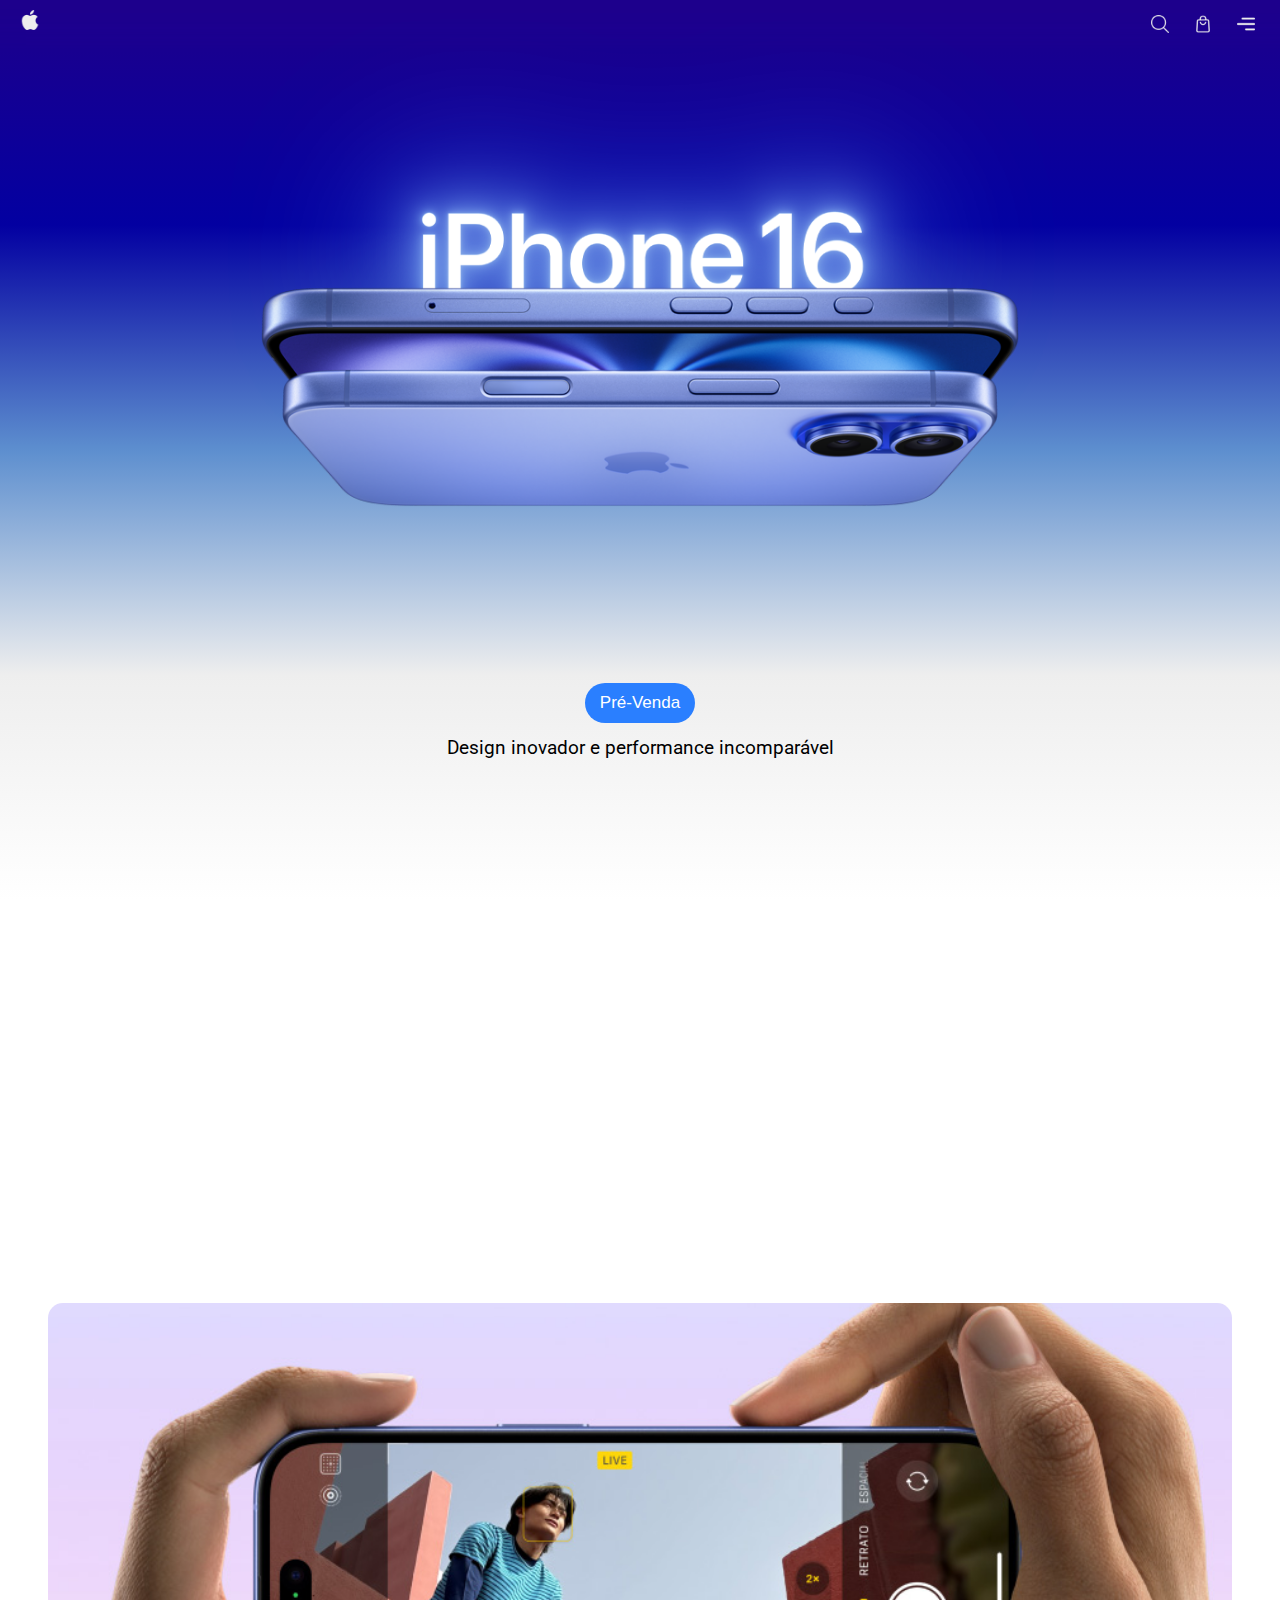
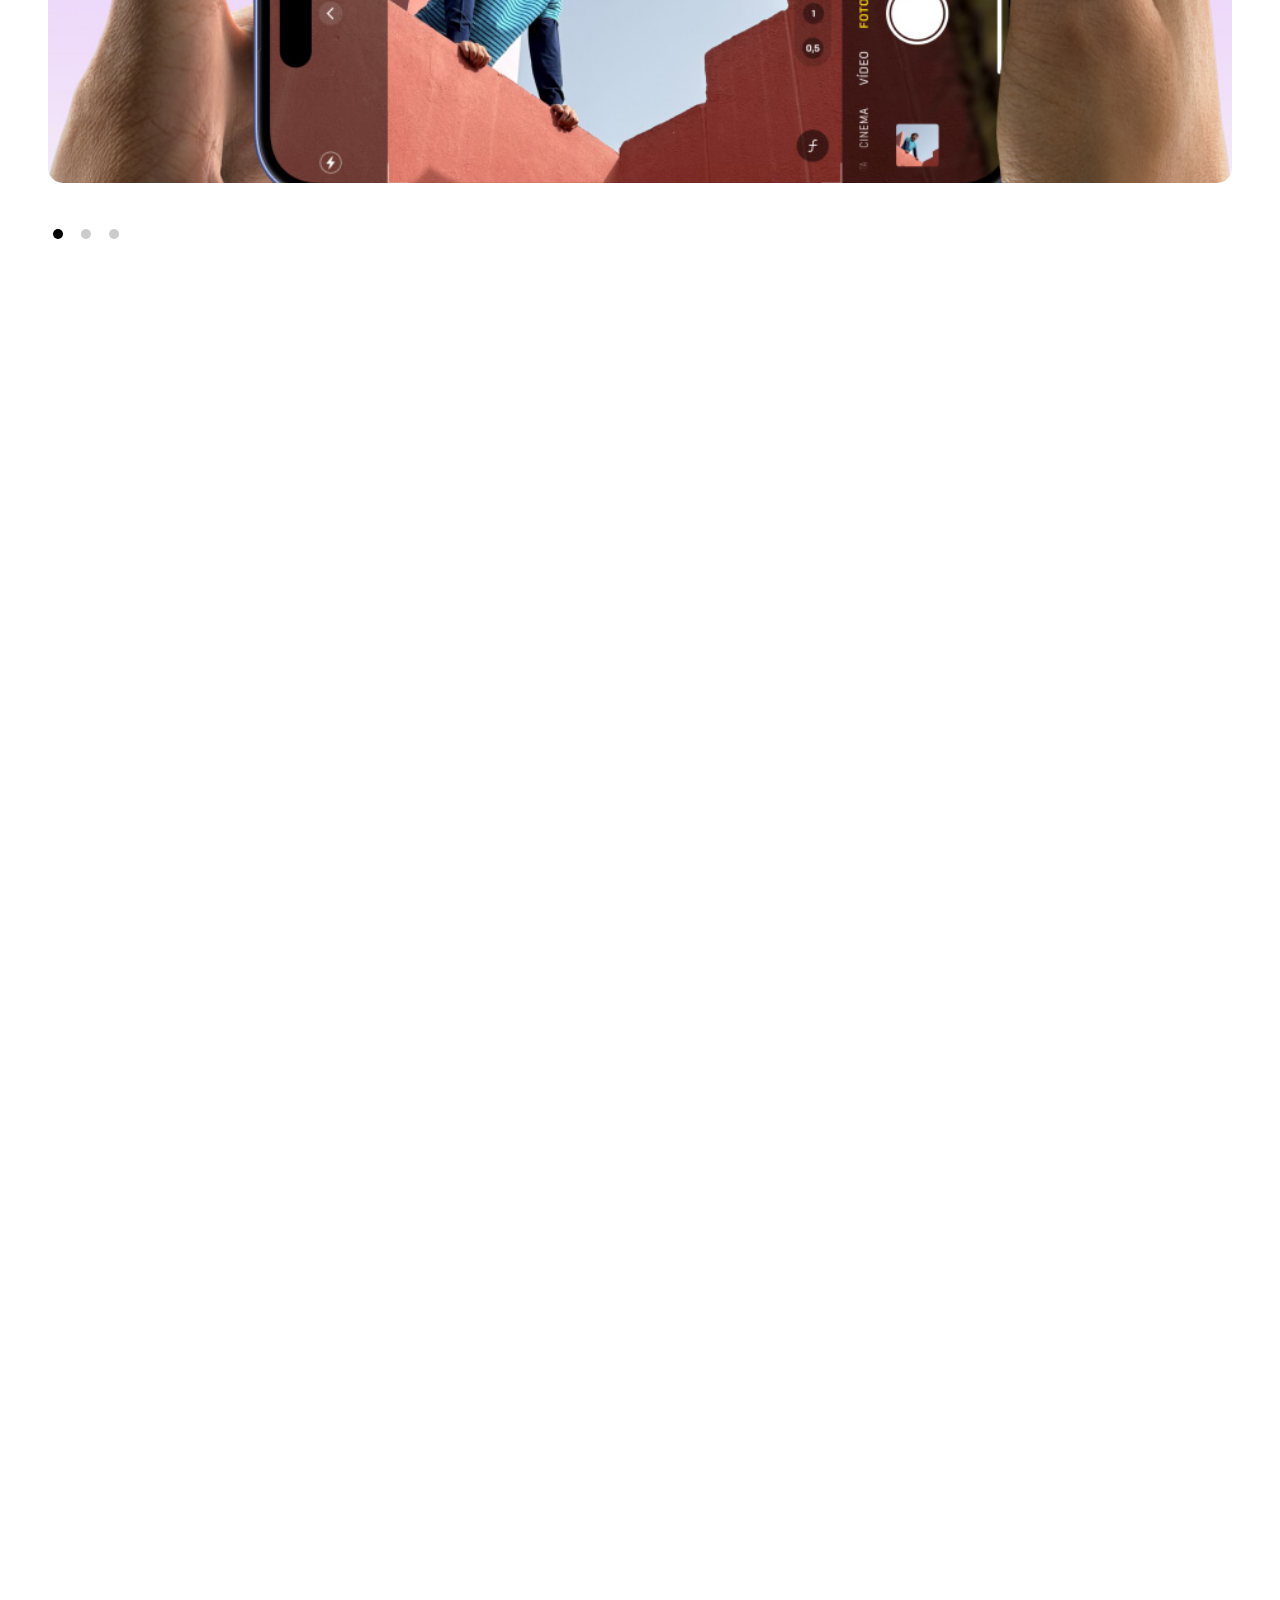
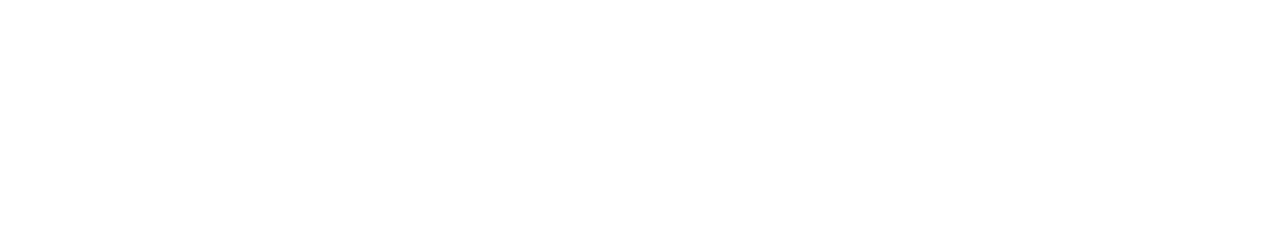
<file: index.html>
<!DOCTYPE html>
<html lang="pt-BR">
<head>
    <meta charset="UTF-8">
    <meta name="viewport" content="width=device-width, initial-scale=1.0">

    <title>iPhone 16 - Apresentação</title>
    <link rel="icon" href="./assets/icone-site.png" type="image/x-png">

    <link rel="stylesheet" href="./style.css">

    <link rel="preconnect" href="https://fonts.googleapis.com">
    <link rel="preconnect" href="https://fonts.gstatic.com" crossorigin>
    <link href="https://fonts.googleapis.com/css2?family=Roboto:ital,wght@0,100;0,300;0,400;0,500;0,700;0,900;1,100;1,300;1,400;1,500;1,700;1,900&display=swap" rel="stylesheet">
</head>
<body>
    <nav class="navbar">
        <div class="nav-left">
            <img src="./assets/apple-logo.png" alt="Apple Logo" class="logo">
        </div>

        <div class="nav-right">
            <img src="./assets/search-interface-symbol.png" alt="Ícone de pesquisa" class="icon">
            <img src="./assets/bag.png" alt="Ícone de sacola" class="icon">
            <img src="./assets/menu.png" alt="Ícone de menu" class="icon">
        </div>
    </nav>

    <section class="introducao">
        <img class="texto-animado" src="./assets/iphone16.png" alt="Imagem do iPhone 16">

        <div>
            <button class="texto-animado" id="scroll-button">Pré-Venda</button>
            <p class="texto-animado">Design inovador e performance incomparável</p>
        </div>
    </section>

    <section class="recursos">
        <h1 class="texto-animado">Comece pelos destaques.</h1>
        <div class="carousel">
            <div class="carousel-item" id="recurso-1">
                <p class="texto-animado">Controle da Câmera. Para fazer a foto perfeita, é só tirar o dedo da frente.</p>
            </div>

            <div class="carousel-item" id="recurso-2">
                <p class="texto-animado">Um novo chip que dá superpoderes para o iPhone 16. E para você também.</p>
            </div>

            <div class="carousel-item" id="recurso-3">
                <p class="texto-animado">Um grande salto na bateria? Só se for agora.</p>
            </div>
        </div>

        <div class="carousel-nav">
            <span class="carousel-dot" data-slide="1"></span>
            <span class="carousel-dot" data-slide="2"></span>
            <span class="carousel-dot" data-slide="3"></span>
        </div>
    </section>

    <section class="produto-detalhado">
        <h1 class="texto-animado">Explore os detalhes.</h1>
        
        <div class="imagem-especificacoes">
            <div class="imagem-produto" id="produto-imagem">
                <img class="texto-animado" src="./assets/all_colors_of_iphone16.jpg" alt="iPhone 16 de todas as cores">
            </div>

            <div class="especificacoes texto-animado">
                <h2>Especificações Técnicas</h2>
                <div class="flex-especificacoes">
                    <div class="coluna">
                        <p><strong>Tela:</strong> 6.1 polegadas</p>
                        <p><strong>Bateria:</strong> 18 horas de vídeo</p>
                    </div>

                    <div class="coluna">
                        <p><strong>Armazenamento:</strong> 128GB, 256GB, 512GB</p>
                        <p><strong>Processador:</strong> A18 Bionic</p>
                    </div>
                </div>

                <div class="preco">
                    <h2>A partir de</h2>
                    <p>R$ 649,92/mês ou R$ 7.799*</p>
                </div>

                <div class="menu-cores">
                    <h2>Escolha a cor:</h2>
        
                    <div class="cores">
                        <button onclick="trocarImagem('black')">Preto</button>
                        <button onclick="trocarImagem('white')">Branco</button>
                        <button onclick="trocarImagem('pink')">Rosa</button>
                        <br>
                        <button onclick="trocarImagem('blue')">Azul</button>
                        <button onclick="trocarImagem('green')">Verde</button>
                    </div>
                </div>
            </div>
        </div>
    </section>

    <footer class="texto-animado">
        <p>Entre em contato: suporte@apple.com | Siga-nos nas redes sociais</p>

        <div class="redes-sociais">
            <a href="https://www.facebook.com/apple" target="_blank">
                <img src="./assets/facebook (1).png" alt="Facebook" class="social-icon">
            </a>

            <a href="https://twitter.com/apple" target="_blank">
                <img src="./assets/xa.png" alt="X" class="social-icon">
            </a>

            <a href="https://www.instagram.com/apple" target="_blank">
                <img src="./assets/instagram.png" alt="Instagram" class="social-icon">
            </a>
        </div>
    </footer>
</body>
    <script src="./script.js"></script>
</html>
</file>
<file: style.css>
* {
   margin: 0;
   padding: 0;
   box-sizing: border-box;
}

body {
   font-family: 'Roboto', sans-serif;
   line-height: 1.6;
   color: #333;
   scroll-behavior: smooth;

   user-select: none;
}

.navbar {
   position: absolute;
   top: 0;
   width: 100%;
   display: flex;
   justify-content: space-between;
   align-items: center;
   padding: 10px 20px;
   backdrop-filter: blur(10px); 
}

.nav-left .logo {
   width: 20px;
}

.nav-right .icon {
   width: 18px;
   margin-left: 20px;
   margin-right: 5px;
   cursor: pointer;
}

.nav-right {
   display: flex;
}

section {
   display: flex;
   flex-direction: column;
   justify-content: center;
   align-items: center;
   height: 100vh; 
   padding: 3rem;
}

.introducao {
   justify-content: space-around;
   background: linear-gradient(to bottom, #1e008b, #0300a1, #004eb3a2, #eee, #fff);
   text-align: center;
   color: #fff; 
}

.introducao img {
   margin-top: -10%;
   width: 70%;
   z-index: 1;
}

.introducao div {
   bottom: 5%;
}

.introducao div > button {
   padding: 10px 15px 10px 15px ;
   border-radius: 50px;
   border: none;
   background-color: rgb(42, 127, 255);
   color: #fff;
   font-size: 17px;
   cursor: pointer;
}

.introducao div > p {
   color: #000;
}

.introducao h1 {
   margin-top: 20px;
   font-size: 3rem;
}

.introducao p {
   font-size: 1.2rem;
   margin-top: 10px;
}

.recursos {
   display: flex;
   background: #fff;
   height: 130vh;
   align-items: start;
   font-size: 2rem;
}

.recursos > h1 {
   width: 80%;
   line-height: 60px;
   margin: 5rem 0 3rem 0;
}

.carousel {
   display: flex;
   overflow: hidden;
   scroll-behavior: smooth;
   width: 100%;
}

.carousel-item {
   min-width: 100%;
   transition: transform 0.5s ease-in-out;

   display: flex;
   flex-direction: column;
   justify-content: left;
   border-radius: 15px;
   font-size: 1.5rem;
   padding: 15rem 0 15rem 0;
}

.carousel-item > p {
   position: absolute;
   text-align: left;
   margin: 5%;
   max-width: 50%;
   top: 0;
}

.carousel-nav {
   margin-top: 20px;
}

.carousel-dot {
   display: inline-block;
   width: 10px;
   height: 10px;
   margin: 0 5px;
   background-color: #ccc;
   border-radius: 50%;
   cursor: pointer;
}

.carousel-dot.active {
   background-color: #000;
}

#recurso-1
{
   color: #000;
   background-image: url(./assets/highlights_camera_control_endfra.png);
   background-size: cover;
   background-position: 0%;
}

#recurso-2
{
   color: #fff;
   background-image: url(./assets/chip__fq1lz7wdahme_medium.png);
   background-size: cover;
   background-position: 0%;
}

#recurso-3
{
   color: #000;
   background-image: url(./assets/battery__b14ff4que1yq_medium.png);
   background-size: cover;
   background-position: 50%;
}

.produto-detalhado {
   display: flex;
   justify-content: baseline;
   align-items: center;
   background-color: #fff; 
   padding: 3rem;

   height: 140vh;
}

.produto-detalhado > h1 {
   align-self: baseline;
   width: 80%;
   line-height: 60px;
   margin: 5rem 0 1rem 0;
   font-size: 3rem;
}

.imagem-especificacoes {
   display: flex;
   flex-direction: row;
   align-items: center;
}

.imagem-produto img {
   width: 100%;
   margin-right: 20px;
}

#imagem-suave img {
   opacity: 1;
   transition: opacity 0.5s ease-in-out; 
}

#imagem-suave img.fade-out {
   opacity: 0; 
}

#imagem-suave img.fade-in {
   opacity: 1; 
}

.especificacoes {
   display: flex;
   flex-direction: column;
   justify-content: space-around;
   min-height: 80%;
   background-color: #eee;
   padding: 1rem;
   border-radius: 10px;
   box-shadow: 0 4px 8px rgba(0, 0, 0, 0.1);
}

.flex-especificacoes {
   display: flex;
   justify-content: space-around;
}

.coluna {
   text-align: left;
}

.preco {
   text-align: center;
   background-color: #fff;
   padding: 1rem;
   border-radius: 10px;
   box-shadow: 0 4px 8px rgba(0, 0, 0, 0.1);
}

.preco h2 {
   font-size: 2rem;
}

.preco p {
   font-size: 24px;
   color: #E53935;
}

/* Menu de cores */
.menu-cores {
   text-align: center;
   margin-top: 20px;
}

.menu-cores .cores button {
   padding: 10px 20px;
   margin: 10px;
   cursor: pointer;
   border: none;
   background-color: #ddd;
   border-radius: 5px;
   font-size: 16px;
}

footer { 
   background-color: rgb(245, 245, 247); 
   color: rgba(0, 0, 0, 0.56); 
   text-align: center; 
   padding: 10px; 
}

.redes-sociais {
   margin-top: 1%; 
}

.social-icon { 
   width: 25px; 
   margin: 0 5px; 
}

.texto-animado {
   opacity: 0;
   transform: translateY(20px);
   transition: opacity 0.6s ease-out, transform 0.6s ease-out;
}

.texto-aparecendo {
   opacity: 1;
   transform: translateY(0); 
}

@media (max-width: 768px) { 
   .grid-recursos { 
      grid-template-columns: 1fr; 
   } 

   .imagem-especificacoes { 
      flex-direction: column; 
      align-items: center; 
   } 

   .introducao img { 
      width:100%; 
   } 

   .recursos > h1 { 
      width: 40%; 
      font-size: 2.5rem; 
      line-height: 40px; 
   }

   .produto-detalhado > h1 {
      font-size: 2.5rem; 
   }

   .produto-detalhado {
      grid-template-columns: 1fr;
      padding: 2rem;
   }

   .imagem-produto img {
      width: 100%;
      margin-left: 0;
   }

   .flex-especificacoes {
      flex-direction: row;
      justify-content: space-between;
   }

   .especificacoes {
      width: 80%;
      min-height: 0;
   }

   .preco h2 {
      font-size: 1.8rem;
   }

   .preco p {
      font-size: 20px;
   }

   footer {
      margin-top: 20%;
   }
}

@media (max-width: 950px) {
    .introducao img { width: 90%; } 

    .recursos > h1 { width: 60%; font-size: 2.5rem; line-height: 50px; }
}
</file>
